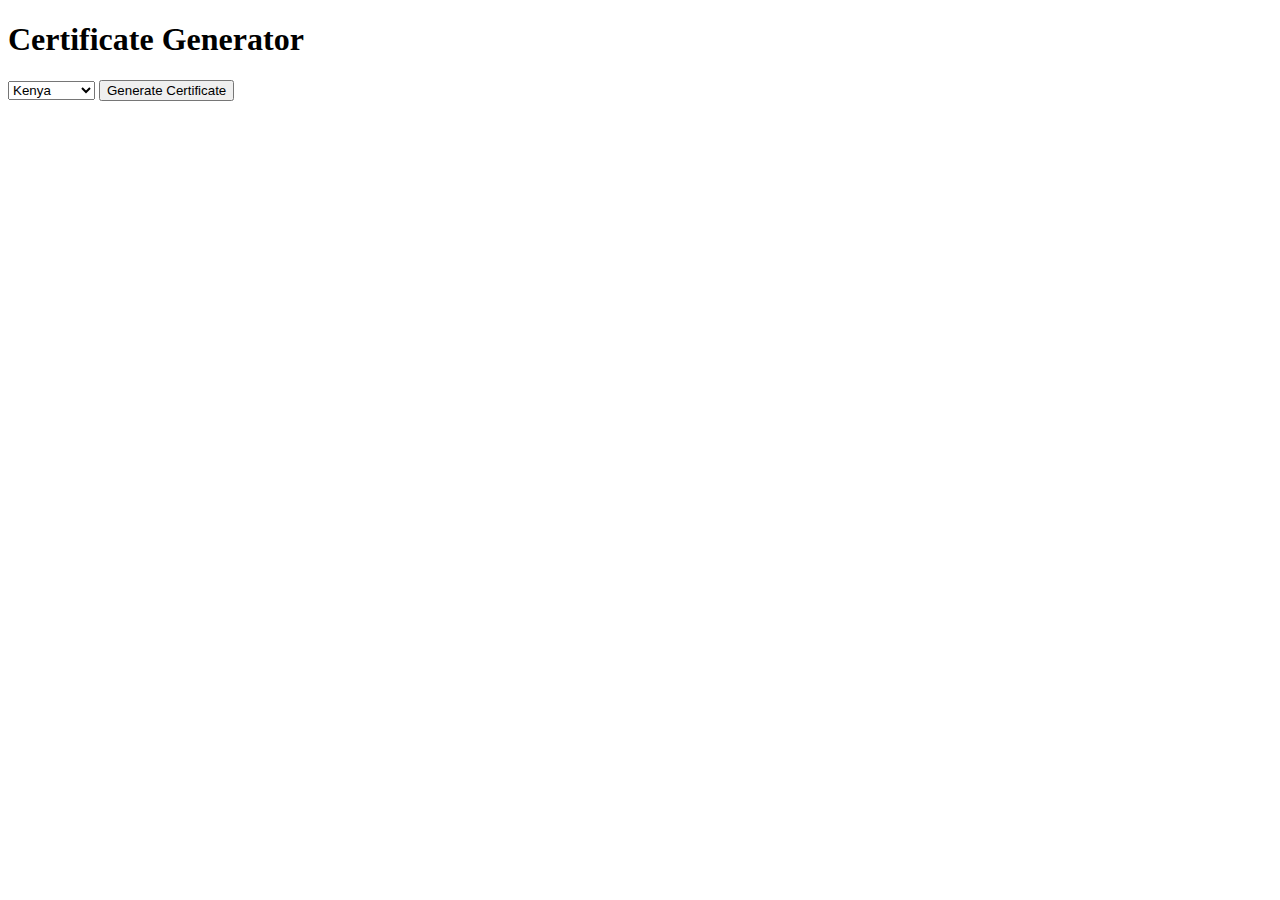
<file: demo.html>
<!DOCTYPE html>
<html lang="en">
<head>
    <meta charset="UTF-8">
    <meta name="viewport" content="width=device-width, initial-scale=1.0">
    <title>AdminScanva Certificate Generator</title>
</head>
<body>
    <h1>Certificate Generator</h1>
    <select id="countrySelect">
        <option value="kenya">Kenya</option>
        <option value="pakistan">Pakistan</option>
        <option value="nepal">Nepal</option>
        <option value="nigeria">Nigeria</option>
        <option value="philippines">Philippines</option>
        <!-- Existing countries options here -->
    </select>
    <button onclick="generateCertificate()">Generate Certificate</button>

    <script>
        function generateCertificate() {
            const selectedCountry = document.getElementById('countrySelect').value;
            switch (selectedCountry) {
                case 'kenya':
                    generateKenyaNGOCertificate();
                    break;
                case 'pakistan':
                    generatePakistanSECPCertificate();
                    break;
                case 'nepal':
                    generateNepalSWCCertificate();
                    break;
                case 'nigeria':
                    generateNigeriaCACCertificate();
                    break;
                case 'philippines':
                    generatePhilippinesSECCertificate();
                    break;
                // Handle existing cases
            }
        }

        // New information about countries with no public databases
        const noDatabaseInfo = "Kenya, Pakistan, Nepal, Nigeria, and Philippines have no public databases, making verification difficult.";

        console.log(noDatabaseInfo);
    </script>
</body>
</html>
</file>
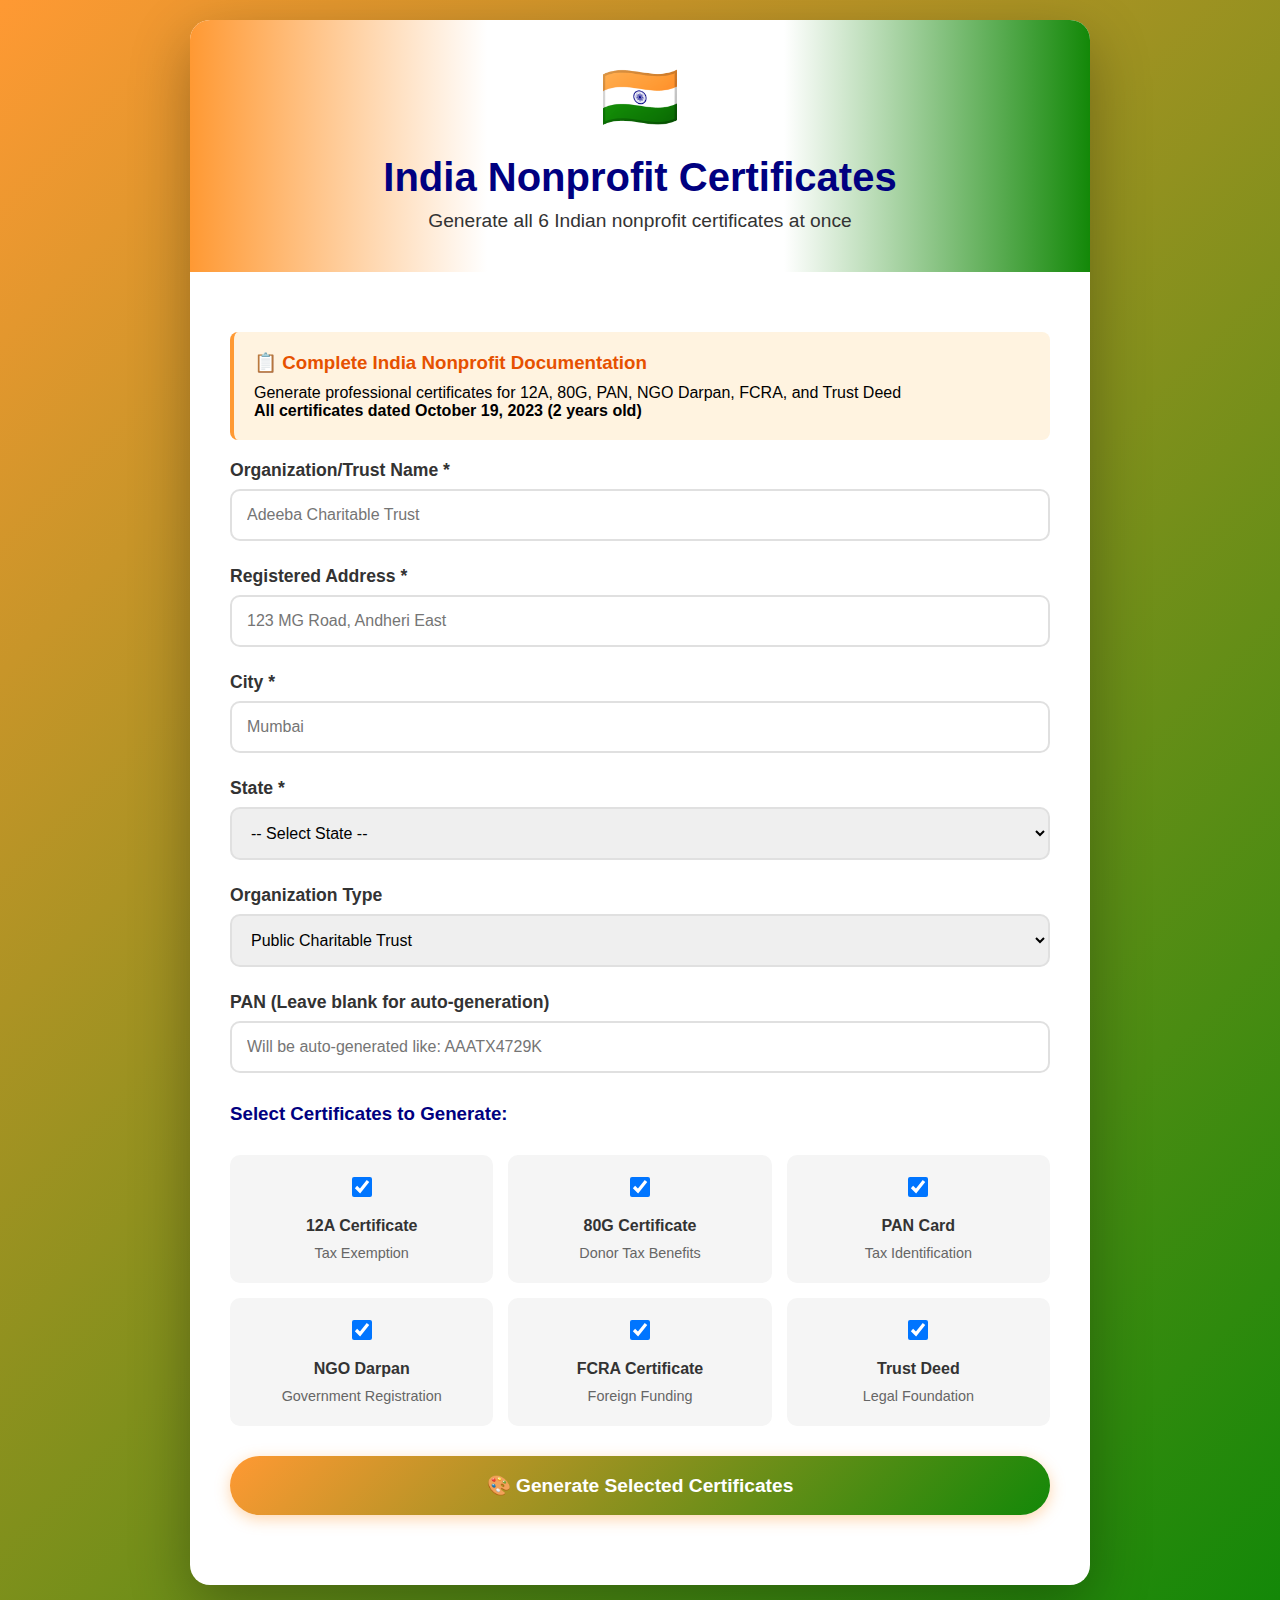
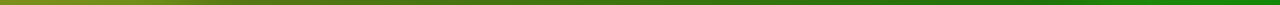
<file: india-example.html>
<!DOCTYPE html>
<html lang="en">
<head>
    <meta charset="UTF-8">
    <meta name="viewport" content="width=device-width, initial-scale=1.0">
    <title>India Nonprofit Certificate Generator</title>
    <style>
        * {
            margin: 0;
            padding: 0;
            box-sizing: border-box;
        }
        
        body {
            font-family: 'Segoe UI', Tahoma, Geneva, Verdana, sans-serif;
            background: linear-gradient(135deg, #FF9933 0%, #138808 100%);
            padding: 20px;
            min-height: 100vh;
        }
        
        .container {
            max-width: 900px;
            margin: 0 auto;
            background: white;
            border-radius: 20px;
            box-shadow: 0 20px 60px rgba(0,0,0,0.3);
            overflow: hidden;
        }
        
        .header {
            background: linear-gradient(to right, #FF9933 0%, #ffffff 33%, #ffffff 66%, #138808 100%);
            padding: 40px;
            text-align: center;
            position: relative;
        }
        
        .header h1 {
            font-size: 2.5em;
            margin-bottom: 10px;
            color: #000080;
        }
        
        .header p {
            font-size: 1.2em;
            color: #333;
        }
        
        .flag {
            font-size: 4em;
            margin-bottom: 20px;
        }
        
        .form-section {
            padding: 40px;
        }
        
        .form-group {
            margin-bottom: 25px;
        }
        
        .form-group label {
            display: block;
            font-weight: 600;
            margin-bottom: 8px;
            color: #333;
            font-size: 1.1em;
        }
        
        .form-group input,
        .form-group select {
            width: 100%;
            padding: 15px;
            border: 2px solid #e0e0e0;
            border-radius: 10px;
            font-size: 1em;
            transition: all 0.3s;
        }
        
        .form-group input:focus,
        .form-group select:focus {
            outline: none;
            border-color: #FF9933;
            box-shadow: 0 0 0 3px rgba(255, 153, 51, 0.1);
        }
        
        .info-box {
            background: #fff3e0;
            border-left: 4px solid #FF9933;
            padding: 20px;
            border-radius: 8px;
            margin: 20px 0;
        }
        
        .info-box h3 {
            color: #e65100;
            margin-bottom: 10px;
        }
        
        .certificates-grid {
            display: grid;
            grid-template-columns: repeat(auto-fit, minmax(200px, 1fr));
            gap: 15px;
            margin: 30px 0;
        }
        
        .cert-card {
            background: #f5f5f5;
            padding: 20px;
            border-radius: 10px;
            text-align: center;
            transition: all 0.3s;
            cursor: pointer;
            border: 2px solid transparent;
        }
        
        .cert-card:hover {
            background: #e8f5e9;
            border-color: #4caf50;
            transform: translateY(-5px);
        }
        
        .cert-card input[type="checkbox"] {
            width: 20px;
            height: 20px;
            margin-bottom: 10px;
        }
        
        .cert-card h4 {
            color: #333;
            margin: 10px 0;
        }
        
        .cert-card p {
            color: #666;
            font-size: 0.9em;
        }
        
        .btn {
            background: linear-gradient(135deg, #FF9933 0%, #138808 100%);
            color: white;
            padding: 18px 40px;
            border: none;
            border-radius: 50px;
            font-size: 1.2em;
            font-weight: 600;
            cursor: pointer;
            width: 100%;
            transition: all 0.3s;
            box-shadow: 0 4px 15px rgba(255, 153, 51, 0.4);
        }
        
        .btn:hover {
            transform: translateY(-2px);
            box-shadow: 0 6px 20px rgba(255, 153, 51, 0.6);
        }
        
        #results {
            margin-top: 30px;
        }
        
        .cert-result {
            margin: 20px 0;
            text-align: center;
        }
        
        .cert-result img {
            max-width: 100%;
            border-radius: 10px;
            box-shadow: 0 10px 30px rgba(0,0,0,0.2);
            margin: 10px 0;
        }
        
        .cert-result h3 {
            color: #000080;
            margin: 15px 0;
        }
        
        .download-btn {
            background: #4caf50;
            color: white;
            padding: 12px 30px;
            border: none;
            border-radius: 25px;
            font-size: 1em;
            cursor: pointer;
            margin: 10px;
        }
        
        .download-btn:hover {
            background: #45a049;
        }
    </style>
</head>
<body>
    <div class="container">
        <div class="header">
            <div class="flag">🇮🇳</div>
            <h1>India Nonprofit Certificates</h1>
            <p>Generate all 6 Indian nonprofit certificates at once</p>
        </div>
        
        <div class="form-section">
            <div class="info-box">
                <h3>📋 Complete India Nonprofit Documentation</h3>
                <p>Generate professional certificates for 12A, 80G, PAN, NGO Darpan, FCRA, and Trust Deed</p>
                <p><strong>All certificates dated October 19, 2023 (2 years old)</strong></p>
            </div>
            
            <form id="indiaForm">
                <div class="form-group">
                    <label for="orgName">Organization/Trust Name *</label>
                    <input type="text" id="orgName" placeholder="Adeeba Charitable Trust" required>
                </div>
                
                <div class="form-group">
                    <label for="address">Registered Address *</label>
                    <input type="text" id="address" placeholder="123 MG Road, Andheri East" required>
                </div>
                
                <div class="form-group">
                    <label for="city">City *</label>
                    <input type="text" id="city" placeholder="Mumbai" required>
                </div>
                
                <div class="form-group">
                    <label for="state">State *</label>
                    <select id="state" required>
                        <option value="">-- Select State --</option>
                        <option value="MH">Maharashtra</option>
                        <option value="DL">Delhi</option>
                        <option value="KA">Karnataka</option>
                        <option value="TN">Tamil Nadu</option>
                        <option value="UP">Uttar Pradesh</option>
                        <option value="GJ">Gujarat</option>
                        <option value="RJ">Rajasthan</option>
                        <option value="WB">West Bengal</option>
                        <option value="MP">Madhya Pradesh</option>
                        <option value="AP">Andhra Pradesh</option>
                        <option value="TG">Telangana</option>
                        <option value="PB">Punjab</option>
                    </select>
                </div>
                
                <div class="form-group">
                    <label for="type">Organization Type</label>
                    <select id="type">
                        <option value="Public Charitable Trust">Public Charitable Trust</option>
                        <option value="Society">Society</option>
                        <option value="Section 8 Company">Section 8 Company</option>
                    </select>
                </div>
                
                <div class="form-group">
                    <label for="pan">PAN (Leave blank for auto-generation)</label>
                    <input type="text" id="pan" placeholder="Will be auto-generated like: AAATX4729K" maxlength="10">
                </div>
                
                <h3 style="margin: 30px 0 15px 0; color: #000080;">Select Certificates to Generate:</h3>
                
                <div class="certificates-grid">
                    <div class="cert-card" onclick="toggleCheckbox('cert12A')">
                        <input type="checkbox" id="cert12A" checked>
                        <h4>12A Certificate</h4>
                        <p>Tax Exemption</p>
                    </div>
                    
                    <div class="cert-card" onclick="toggleCheckbox('cert80G')">
                        <input type="checkbox" id="cert80G" checked>
                        <h4>80G Certificate</h4>
                        <p>Donor Tax Benefits</p>
                    </div>
                    
                    <div class="cert-card" onclick="toggleCheckbox('certPAN')">
                        <input type="checkbox" id="certPAN" checked>
                        <h4>PAN Card</h4>
                        <p>Tax Identification</p>
                    </div>
                    
                    <div class="cert-card" onclick="toggleCheckbox('certDarpan')">
                        <input type="checkbox" id="certDarpan" checked>
                        <h4>NGO Darpan</h4>
                        <p>Government Registration</p>
                    </div>
                    
                    <div class="cert-card" onclick="toggleCheckbox('certFCRA')">
                        <input type="checkbox" id="certFCRA" checked>
                        <h4>FCRA Certificate</h4>
                        <p>Foreign Funding</p>
                    </div>
                    
                    <div class="cert-card" onclick="toggleCheckbox('certDeed')">
                        <input type="checkbox" id="certDeed" checked>
                        <h4>Trust Deed</h4>
                        <p>Legal Foundation</p>
                    </div>
                </div>
                
                <button type="submit" class="btn">🎨 Generate Selected Certificates</button>
            </form>
            
            <div id="results"></div>
        </div>
    </div>
    
    <script src="js/nonprofitCertificateGenerator.js"></script>
    <script>
        function toggleCheckbox(id) {
            const checkbox = document.getElementById(id);
            checkbox.checked = !checkbox.checked;
        }
        
        document.getElementById('indiaForm').addEventListener('submit', function(e) {
            e.preventDefault();
            
            const orgData = {
                name: document.getElementById('orgName').value,
                address: document.getElementById('address').value,
                city: document.getElementById('city').value,
                state: document.getElementById('state').value,
                type: document.getElementById('type').value,
                pan: document.getElementById('pan').value || undefined
            };
            
            const results = document.getElementById('results');
            results.innerHTML = '<h2 style="color: #000080; margin: 30px 0;">Generated Certificates:</h2>';
            
            const certificates = [
                { id: 'cert12A', name: '12A Registration Certificate', func: 'generate12ACertificate' },
                { id: 'cert80G', name: '80G Certificate', func: 'generate80GCertificate' },
                { id: 'certPAN', name: 'PAN Card', func: 'generatePANCard' },
                { id: 'certDarpan', name: 'NGO Darpan ID', func: 'generateNGODarpanID' },
                { id: 'certFCRA', name: 'FCRA Certificate', func: 'generateFCRACertificate' },
                { id: 'certDeed', name: 'Trust Deed', func: 'generateTrustDeed' }
            ];
            
            certificates.forEach(cert => {
                if (document.getElementById(cert.id).checked) {
                    const certData = nonprofitGenerator[cert.func](orgData);
                    
                    const resultDiv = document.createElement('div');
                    resultDiv.className = 'cert-result';
                    resultDiv.innerHTML = `
                        <h3>${cert.name}</h3>
                        <img src="${certData}" alt="${cert.name}">
                        <br>
                        <button class="download-btn" onclick="download('${certData}', '${cert.name}', '${orgData.name}')">
                            ⬇️ Download ${cert.name}
                        </button>
                    `;
                    
                    results.appendChild(resultDiv);
                }
            });
            
            // Add download all button
            const downloadAllBtn = document.createElement('button');
            downloadAllBtn.className = 'btn';
            downloadAllBtn.style.marginTop = '30px';
            downloadAllBtn.textContent = '⬇️ Download All Certificates';
            downloadAllBtn.onclick = function() {
                certificates.forEach(cert => {
                    if (document.getElementById(cert.id).checked) {
                        const certData = nonprofitGenerator[cert.func](orgData);
                        download(certData, cert.name, orgData.name);
                    }
                });
            };
            results.appendChild(downloadAllBtn);
            
            results.scrollIntoView({ behavior: 'smooth', block: 'start' });
        });
        
        function download(dataUrl, certName, orgName) {
            const link = document.createElement('a');
            link.href = dataUrl;
            link.download = `${certName.replace(/[^a-z0-9]/gi, '-')}-${orgName.replace(/[^a-z0-9]/gi, '-')}.jpg`;
            link.click();
        }
    </script>
</body>
</html>
</file>
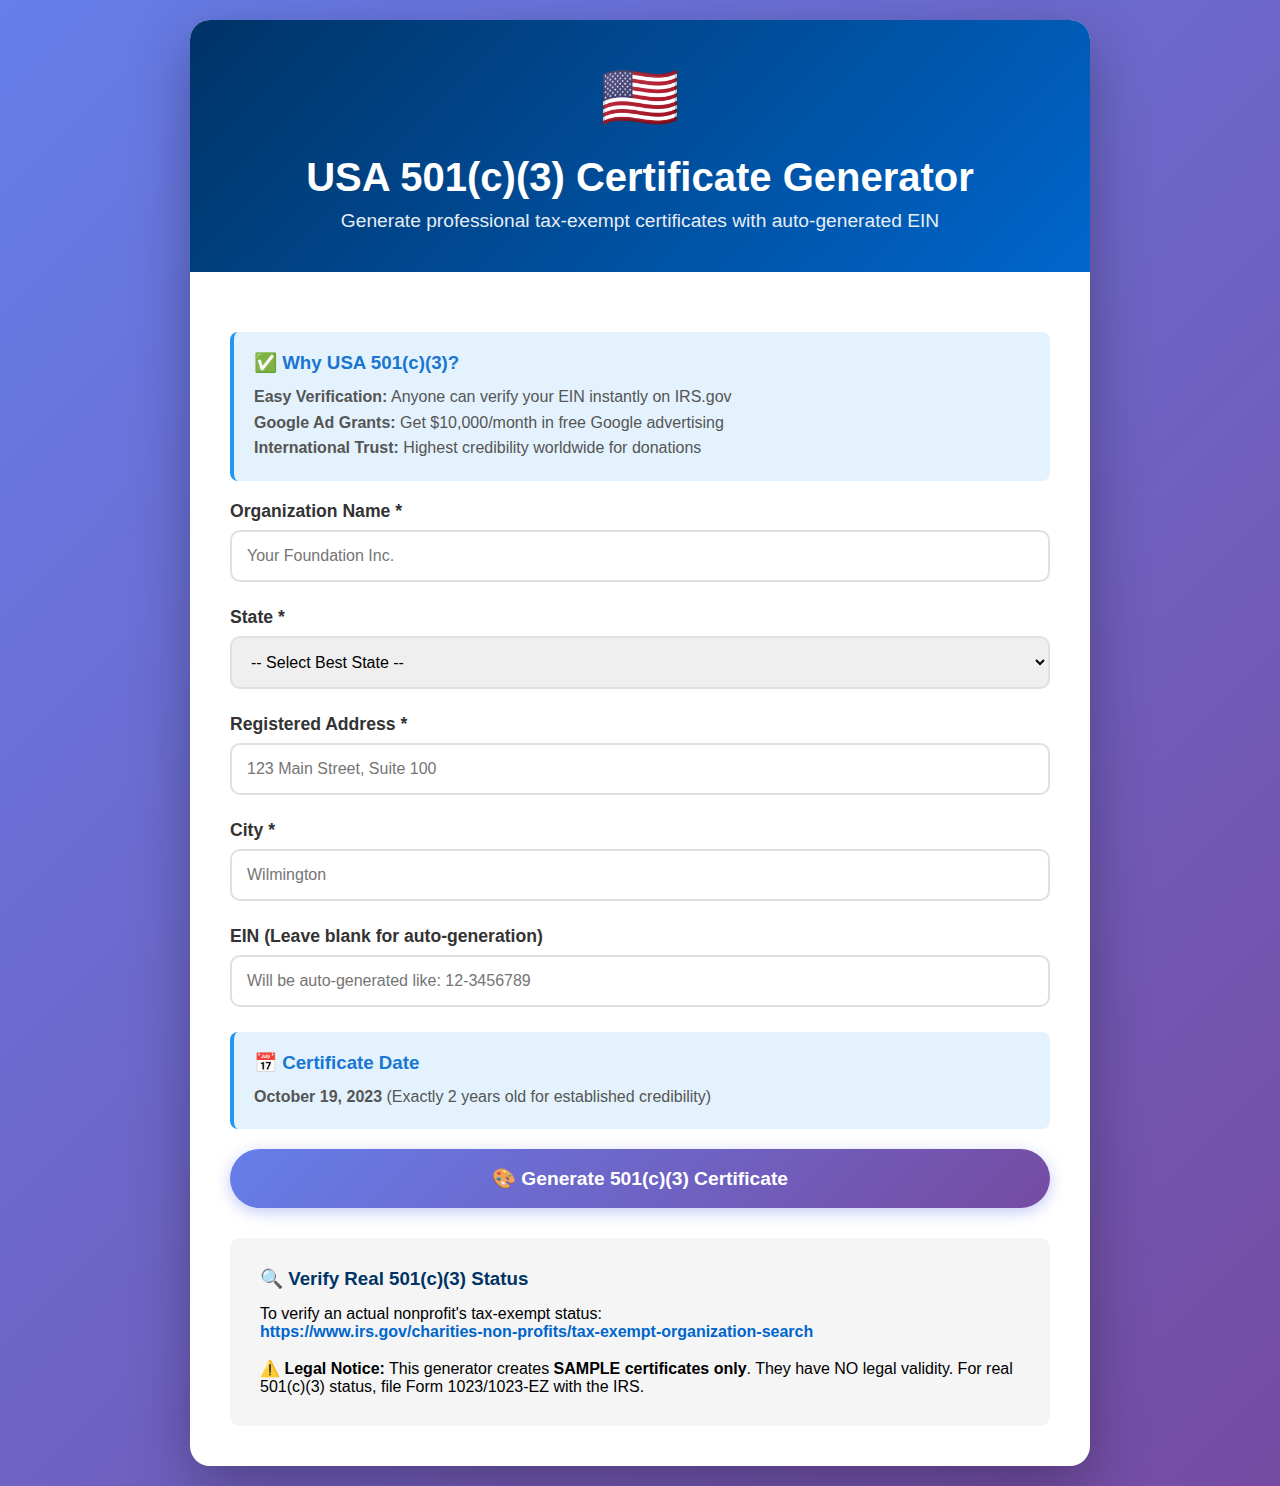
<file: usa-example.html>
<!DOCTYPE html>
<html lang="en">
<head>
    <meta charset="UTF-8">
    <meta name="viewport" content="width=device-width, initial-scale=1.0">
    <title>USA 501(c)(3) Certificate Generator</title>
    <style>
        * {
            margin: 0;
            padding: 0;
            box-sizing: border-box;
        }
        
        body {
            font-family: 'Segoe UI', Tahoma, Geneva, Verdana, sans-serif;
            background: linear-gradient(135deg, #667eea 0%, #764ba2 100%);
            padding: 20px;
            min-height: 100vh;
        }
        
        .container {
            max-width: 900px;
            margin: 0 auto;
            background: white;
            border-radius: 20px;
            box-shadow: 0 20px 60px rgba(0,0,0,0.3);
            overflow: hidden;
        }
        
        .header {
            background: linear-gradient(135deg, #003366 0%, #0066cc 100%);
            color: white;
            padding: 40px;
            text-align: center;
        }
        
        .header h1 {
            font-size: 2.5em;
            margin-bottom: 10px;
        }
        
        .header p {
            font-size: 1.2em;
            opacity: 0.9;
        }
        
        .flag {
            font-size: 4em;
            margin-bottom: 20px;
        }
        
        .form-section {
            padding: 40px;
        }
        
        .form-group {
            margin-bottom: 25px;
        }
        
        .form-group label {
            display: block;
            font-weight: 600;
            margin-bottom: 8px;
            color: #333;
            font-size: 1.1em;
        }
        
        .form-group input,
        .form-group select {
            width: 100%;
            padding: 15px;
            border: 2px solid #e0e0e0;
            border-radius: 10px;
            font-size: 1em;
            transition: all 0.3s;
        }
        
        .form-group input:focus,
        .form-group select:focus {
            outline: none;
            border-color: #667eea;
            box-shadow: 0 0 0 3px rgba(102, 126, 234, 0.1);
        }
        
        .info-box {
            background: #e3f2fd;
            border-left: 4px solid #2196F3;
            padding: 20px;
            border-radius: 8px;
            margin: 20px 0;
        }
        
        .info-box h3 {
            color: #1976D2;
            margin-bottom: 10px;
        }
        
        .info-box p {
            color: #555;
            line-height: 1.6;
        }
        
        .btn {
            background: linear-gradient(135deg, #667eea 0%, #764ba2 100%);
            color: white;
            padding: 18px 40px;
            border: none;
            border-radius: 50px;
            font-size: 1.2em;
            font-weight: 600;
            cursor: pointer;
            width: 100%;
            transition: all 0.3s;
            box-shadow: 0 4px 15px rgba(102, 126, 234, 0.4);
        }
        
        .btn:hover {
            transform: translateY(-2px);
            box-shadow: 0 6px 20px rgba(102, 126, 234, 0.6);
        }
        
        .btn:active {
            transform: translateY(0);
        }
        
        #preview {
            margin-top: 30px;
            text-align: center;
        }
        
        #preview img {
            max-width: 100%;
            border-radius: 10px;
            box-shadow: 0 10px 30px rgba(0,0,0,0.2);
        }
        
        .verify-section {
            background: #f5f5f5;
            padding: 30px;
            margin-top: 30px;
            border-radius: 10px;
        }
        
        .verify-section h3 {
            color: #003366;
            margin-bottom: 15px;
        }
        
        .verify-link {
            color: #0066cc;
            text-decoration: none;
            font-weight: 600;
            word-break: break-all;
        }
        
        .verify-link:hover {
            text-decoration: underline;
        }
        
        .state-costs {
            background: #fff3e0;
            border-left: 4px solid #ff9800;
            padding: 20px;
            border-radius: 8px;
            margin: 20px 0;
        }
        
        .state-costs h4 {
            color: #f57c00;
            margin-bottom: 10px;
        }
        
        .generated-info {
            background: #e8f5e9;
            border-left: 4px solid #4caf50;
            padding: 20px;
            border-radius: 8px;
            margin: 20px 0;
            display: none;
        }
        
        .generated-info.show {
            display: block;
        }
        
        .generated-info h3 {
            color: #2e7d32;
            margin-bottom: 15px;
        }
        
        .generated-info p {
            color: #555;
            margin: 8px 0;
            font-size: 1.1em;
        }
        
        .generated-info strong {
            color: #1b5e20;
        }
    </style>
</head>
<body>
    <div class="container">
        <div class="header">
            <div class="flag">🇺🇸</div>
            <h1>USA 501(c)(3) Certificate Generator</h1>
            <p>Generate professional tax-exempt certificates with auto-generated EIN</p>
        </div>
        
        <div class="form-section">
            <div class="info-box">
                <h3>✅ Why USA 501(c)(3)?</h3>
                <p><strong>Easy Verification:</strong> Anyone can verify your EIN instantly on IRS.gov</p>
                <p><strong>Google Ad Grants:</strong> Get $10,000/month in free Google advertising</p>
                <p><strong>International Trust:</strong> Highest credibility worldwide for donations</p>
            </div>
            
            <form id="usaForm">
                <div class="form-group">
                    <label for="orgName">Organization Name *</label>
                    <input type="text" id="orgName" placeholder="Your Foundation Inc." required>
                </div>
                
                <div class="form-group">
                    <label for="state">State *</label>
                    <select id="state" required>
                        <option value="">-- Select Best State --</option>
                        <option value="DE">Delaware (Cheapest: $50-200)</option>
                        <option value="WY">Wyoming (No Taxes: $60-200)</option>
                        <option value="NY">New York (High Trust: $75-300)</option>
                        <option value="CA">California (Large Donors: $100-800)</option>
                        <option value="TX">Texas (No State Tax: $100-300)</option>
                        <option value="FL">Florida (No State Tax: $70-250)</option>
                        <option value="NV">Nevada (Privacy: $75-300)</option>
                    </select>
                </div>
                
                <div class="state-costs" id="stateCosts" style="display: none;">
                    <h4>💰 Estimated Costs for Selected State</h4>
                    <p id="costInfo"></p>
                </div>
                
                <div class="form-group">
                    <label for="address">Registered Address *</label>
                    <input type="text" id="address" placeholder="123 Main Street, Suite 100" required>
                </div>
                
                <div class="form-group">
                    <label for="city">City *</label>
                    <input type="text" id="city" placeholder="Wilmington" required>
                </div>
                
                <div class="form-group">
                    <label for="ein">EIN (Leave blank for auto-generation)</label>
                    <input type="text" id="ein" placeholder="Will be auto-generated like: 12-3456789">
                </div>
                
                <div class="info-box">
                    <h3>📅 Certificate Date</h3>
                    <p><strong>October 19, 2023</strong> (Exactly 2 years old for established credibility)</p>
                </div>
                
                <button type="submit" class="btn">🎨 Generate 501(c)(3) Certificate</button>
            </form>
            
            <div class="generated-info" id="generatedInfo">
                <h3>✅ Certificate Generated Successfully!</h3>
                <p><strong>EIN:</strong> <span id="displayEIN"></span></p>
                <p><strong>Date:</strong> October 19, 2023 (2 years old)</p>
                <p><strong>Status:</strong> 501(c)(3) Public Charity</p>
            </div>
            
            <div id="preview"></div>
            
            <div class="verify-section">
                <h3>🔍 Verify Real 501(c)(3) Status</h3>
                <p>To verify an actual nonprofit's tax-exempt status:</p>
                <a href="https://www.irs.gov/charities-non-profits/tax-exempt-organization-search" target="_blank" class="verify-link">
                    https://www.irs.gov/charities-non-profits/tax-exempt-organization-search
                </a>
                <br><br>
                <p><strong>⚠️ Legal Notice:</strong> This generator creates <strong>SAMPLE certificates only</strong>. They have NO legal validity. For real 501(c)(3) status, file Form 1023/1023-EZ with the IRS.</p>
            </div>
        </div>
    </div>
    
    <script src="js/nonprofitCertificateGenerator.js"></script>
    <script>
        const stateCosts = {
            'DE': 'Delaware: $50-200 filing + $50-300 registered agent = $100-500 total (Cheapest & fastest)',
            'WY': 'Wyoming: $60-200 filing + $50-300 registered agent = $110-500 total (No state taxes)',
            'NY': 'New York: $75-300 filing + $100-400 registered agent = $175-700 total (High credibility)',
            'CA': 'California: $100-800 filing + $100-400 registered agent = $200-1200 total (Largest donor base)',
            'TX': 'Texas: $100-300 filing + $100-300 registered agent = $200-600 total (Business friendly)',
            'FL': 'Florida: $70-250 filing + $100-300 registered agent = $170-550 total (No state income tax)',
            'NV': 'Nevada: $75-300 filing + $100-400 registered agent = $175-700 total (Privacy protection)'
        };
        
        const stateAddresses = {
            'DE': { city: 'Lewes', address: '16192 Coastal Highway, Lewes, DE 19958' },
            'WY': { city: 'Cheyenne', address: '1712 Pioneer Ave, Suite 1, Cheyenne, WY 82001' },
            'NY': { city: 'New York', address: '123 Broadway, Suite 500, New York, NY 10006' },
            'CA': { city: 'Los Angeles', address: '123 Main St, Suite 100, Los Angeles, CA 90012' },
            'TX': { city: 'Austin', address: '456 Congress Ave, Suite 200, Austin, TX 78701' },
            'FL': { city: 'Miami', address: '789 Biscayne Blvd, Suite 300, Miami, FL 33132' },
            'NV': { city: 'Las Vegas', address: '321 Las Vegas Blvd, Suite 400, Las Vegas, NV 89101' }
        };
        
        document.getElementById('state').addEventListener('change', function() {
            const state = this.value;
            if (state) {
                document.getElementById('stateCosts').style.display = 'block';
                document.getElementById('costInfo').textContent = stateCosts[state];
                
                // Auto-fill city and suggest address
                if (stateAddresses[state]) {
                    document.getElementById('city').value = stateAddresses[state].city;
                    document.getElementById('address').placeholder = stateAddresses[state].address;
                }
            } else {
                document.getElementById('stateCosts').style.display = 'none';
            }
        });
        
        document.getElementById('usaForm').addEventListener('submit', function(e) {
            e.preventDefault();
            
            const orgData = {
                name: document.getElementById('orgName').value,
                address: document.getElementById('address').value,
                city: document.getElementById('city').value,
                state: document.getElementById('state').value,
                ein: document.getElementById('ein').value || undefined // Auto-generate if empty
            };
            
            // Generate certificate
            const certificate = nonprofitGenerator.generate501c3Certificate(orgData);
            
            // Get the generated EIN (extract from certificate or generate new one)
            const displayedEIN = orgData.ein || nonprofitGenerator.generateFakeEIN();
            
            // Show generated info
            document.getElementById('displayEIN').textContent = displayedEIN;
            document.getElementById('generatedInfo').classList.add('show');
            
            // Display certificate
            const preview = document.getElementById('preview');
            preview.innerHTML = `
                <h3 style="color: #003366; margin: 20px 0;">Your USA 501(c)(3) Certificate</h3>
                <img src="${certificate}" alt="USA 501(c)(3) Certificate">
                <br><br>
                <button onclick="downloadCertificate('${certificate}', '${orgData.name}')" class="btn">
                    ⬇️ Download Certificate
                </button>
            `;
            
            // Scroll to preview
            preview.scrollIntoView({ behavior: 'smooth', block: 'center' });
        });
        
        function downloadCertificate(dataUrl, orgName) {
            const link = document.createElement('a');
            link.href = dataUrl;
            link.download = `USA-501c3-${orgName.replace(/[^a-z0-9]/gi, '-')}.jpg`;
            link.click();
        }
    </script>
</body>
</html>
</file>
